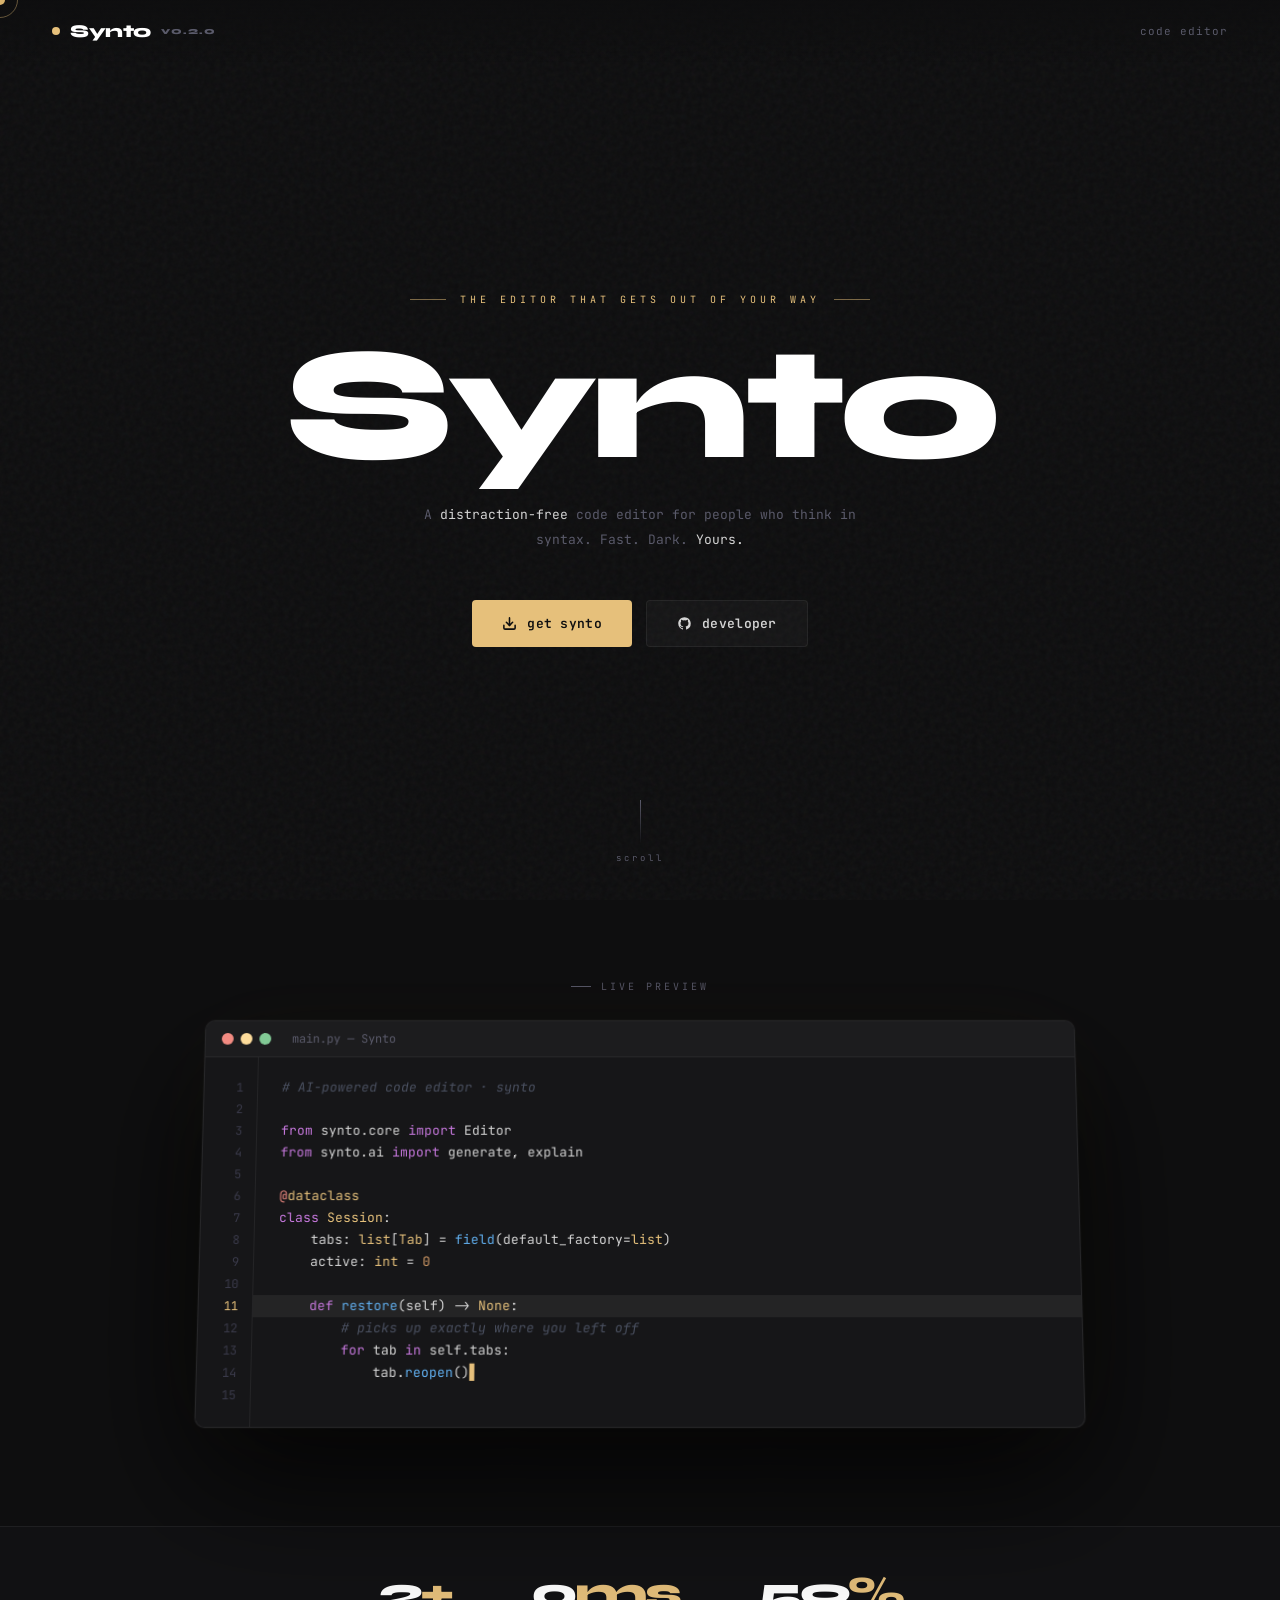
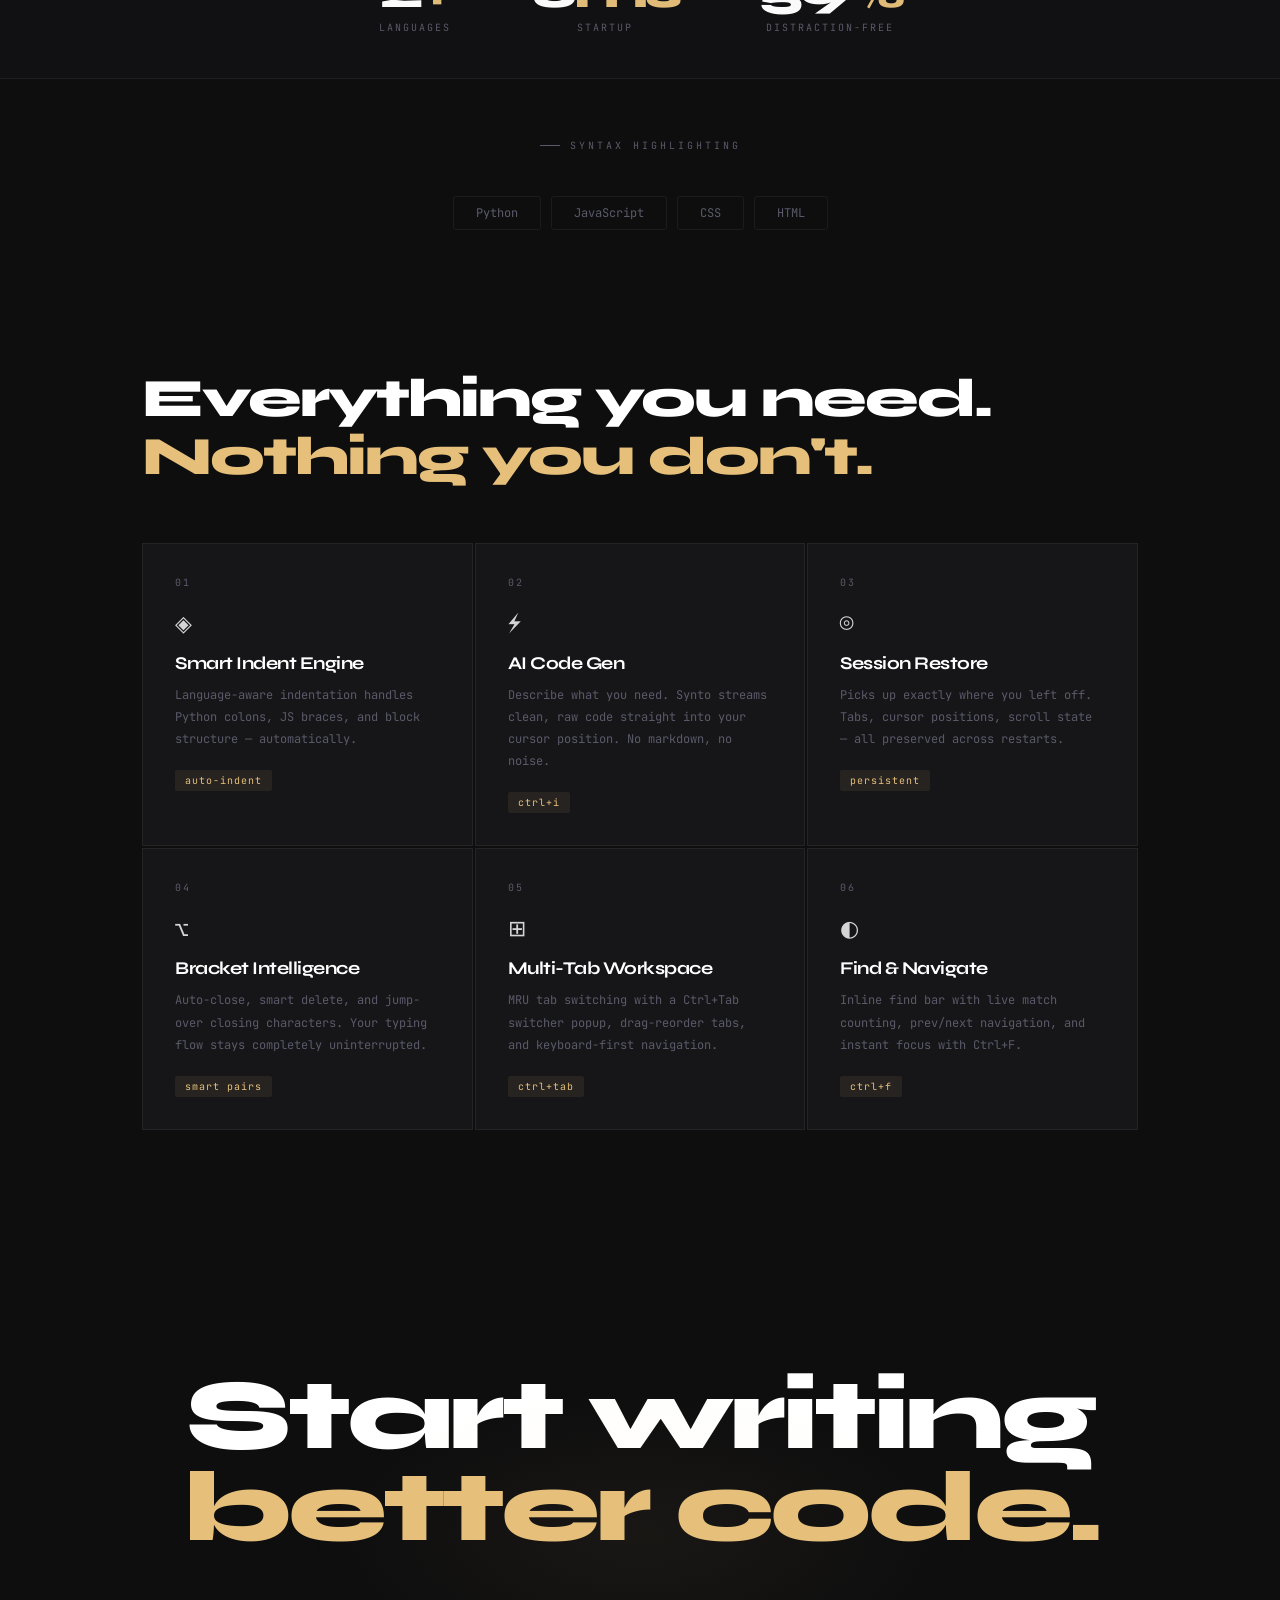
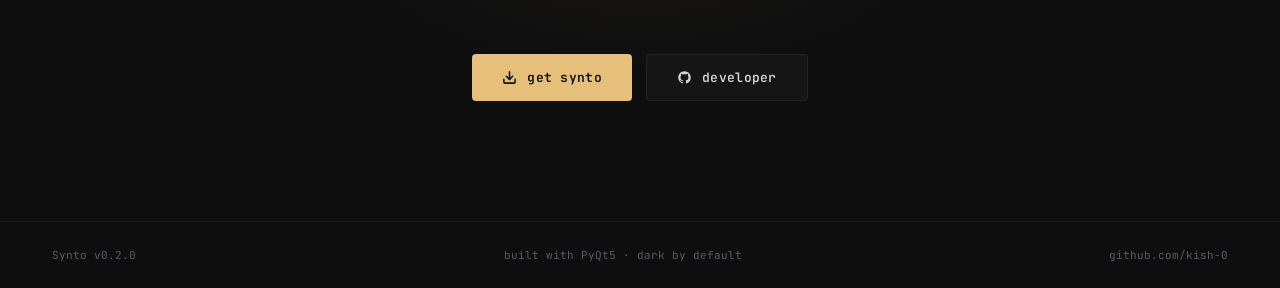
<file: index.html>
<!DOCTYPE html>
<html lang="en">
<head>
<meta charset="UTF-8" />
<meta name="viewport" content="width=device-width, initial-scale=1.0" />
<title>Synto — Code Editor</title>
<link rel="preconnect" href="https://fonts.googleapis.com" />
<link rel="icon" type="image/png" href="logo.png">
<link href="https://fonts.googleapis.com/css2?family=JetBrains+Mono:ital,wght@0,100..800;1,100..800&family=Syne:wght@400;700;800&display=swap" rel="stylesheet" />
<style>
  *, *::before, *::after { box-sizing: border-box; margin: 0; padding: 0; }

  :root {
    --bg: #0e0e0f;
    --surface: #161618;
    --border: rgba(255,255,255,0.06);
    --text: #d4d4d4;
    --dim: #5a5a6a;
    --amber: #e6c07b;
    --green: #98c379;
    --blue: #61afef;
    --red: #F28B82;
    --purple: #c678dd;
    --cyan: #56b6c2;
  }

  html { scroll-behavior: smooth; }

  body {
    background: var(--bg);
    color: var(--text);
    font-family: 'JetBrains Mono', monospace;
    overflow-x: hidden;
    cursor: none;
  }

  #cursor {
    position: fixed;
    width: 10px; height: 10px;
    background: var(--amber);
    border-radius: 50%;
    pointer-events: none;
    z-index: 9999;
    transform: translate(-50%,-50%);
    mix-blend-mode: difference;
    transition: width 0.2s, height 0.2s;
  }
  #cursor-ring {
    position: fixed;
    width: 36px; height: 36px;
    border: 1px solid rgba(230,192,123,0.4);
    border-radius: 50%;
    pointer-events: none;
    z-index: 9998;
    transform: translate(-50%,-50%);
    transition: width 0.2s, height 0.2s, border-color 0.2s;
  }
  .hovering #cursor { width: 20px; height: 20px; }
  .hovering #cursor-ring { width: 56px; height: 56px; border-color: var(--amber); }

  #bg-canvas {
    position: fixed;
    inset: 0;
    z-index: 0;
    opacity: 0.22;
  }

  body::after {
    content: '';
    position: fixed; inset: 0;
    background-image: url("data:image/svg+xml,%3Csvg viewBox='0 0 200 200' xmlns='http://www.w3.org/2000/svg'%3E%3Cfilter id='n'%3E%3CfeTurbulence type='fractalNoise' baseFrequency='0.85' numOctaves='4' stitchTiles='stitch'/%3E%3C/filter%3E%3Crect width='100%25' height='100%25' filter='url(%23n)' opacity='1'/%3E%3C/svg%3E");
    opacity: 0.04;
    pointer-events: none;
    z-index: 1;
  }

  .wrap { position: relative; z-index: 2; }

  /* NAV */
  nav {
    position: fixed; top: 0; left: 0; right: 0; z-index: 100;
    padding: 20px 52px;
    display: flex; align-items: center; justify-content: space-between;
    background: linear-gradient(to bottom, rgba(14,14,15,0.9), transparent);
  }
  .nav-logo {
    font-family: 'Syne', sans-serif;
    font-weight: 800; font-size: 18px; color: #fff;
    letter-spacing: -0.5px;
    display: flex; align-items: center; gap: 10px;
  }
  .pulse-dot {
    width: 8px; height: 8px;
    background: var(--amber); border-radius: 50%;
    animation: pulseDot 2.5s ease-in-out infinite;
  }
  @keyframes pulseDot {
    0%,100% { opacity: 1; box-shadow: 0 0 0 0 rgba(230,192,123,0.5); }
    50% { opacity: 0.5; box-shadow: 0 0 0 6px rgba(230,192,123,0); }
  }
  .nav-ver { font-size: 10px; color: var(--dim); letter-spacing: 1px; }
  .nav-right { font-size: 11px; color: var(--dim); letter-spacing: 1px; }

  /* HERO */
  .hero {
    min-height: 100vh;
    display: flex; flex-direction: column;
    align-items: center; justify-content: center;
    padding: 120px 52px 80px;
    position: relative; overflow: hidden;
    text-align: center;
  }

  .hero-eyebrow {
    font-size: 10px; letter-spacing: 4px; text-transform: uppercase;
    color: var(--amber); margin-bottom: 30px;
    display: flex; align-items: center; gap: 14px;
    opacity: 0; animation: fadeUp 0.7s 0.15s ease forwards;
  }
  .hero-eyebrow::before, .hero-eyebrow::after {
    content: ''; display: inline-block;
    height: 1px; width: 36px; background: var(--amber); opacity: 0.5;
  }

  .hero-title {
    font-family: 'Syne', sans-serif;
    font-size: clamp(80px, 14vw, 160px);
    font-weight: 800; line-height: 0.87;
    letter-spacing: -6px; color: #fff;
    opacity: 0; animation: fadeUp 0.8s 0.3s ease forwards;
    position: relative; display: inline-block;
  }
  .hero-title .glitch-wrap {
    position: relative; display: inline-block;
  }
  .hero-title .ghost {
    position: absolute; inset: 0;
    font-family: inherit; font-size: inherit;
    font-weight: inherit; letter-spacing: inherit;
    pointer-events: none;
  }
  .hero-title .ghost-r { color: var(--red); opacity: 0; clip-path: polygon(0 20%, 100% 20%, 100% 45%, 0 45%); transform: translateX(-3px); }
  .hero-title .ghost-b { color: var(--blue); opacity: 0; clip-path: polygon(0 55%, 100% 55%, 100% 75%, 0 75%); transform: translateX(3px); }

  .hero-title:hover .ghost-r,
  .hero-title:hover .ghost-b { opacity: 1; animation: glitch 0.18s steps(2) infinite; }

  @keyframes glitch {
    0%   { transform: translateX(-4px); }
    33%  { transform: translateX(4px); }
    66%  { transform: translateX(-1px); }
    100% { transform: translateX(0); }
  }

  .hero-sub {
    font-size: 13px; color: var(--dim);
    max-width: 440px; line-height: 1.9; margin-top: 28px;
    opacity: 0; animation: fadeUp 0.7s 0.5s ease forwards;
  }
  .hero-sub em { color: var(--text); font-style: normal; }

  .btn-row {
    display: flex; gap: 14px; margin-top: 48px;
    opacity: 0; animation: fadeUp 0.7s 0.65s ease forwards;
    flex-wrap: wrap; justify-content: center;
  }

  .btn {
    position: relative; display: inline-flex; align-items: center; gap: 10px;
    padding: 14px 30px;
    font-family: 'JetBrains Mono', monospace;
    font-size: 13px; font-weight: 600;
    text-decoration: none; border: none; border-radius: 4px;
    cursor: none; overflow: hidden;
    letter-spacing: 0.3px;
    transition: transform 0.3s cubic-bezier(.34,1.56,.64,1);
  }
  .btn-shine {
    position: absolute; inset: 0;
    background: linear-gradient(110deg, transparent 35%, rgba(255,255,255,0.28) 50%, transparent 65%);
    transform: translateX(-120%);
    transition: transform 0.5s ease;
    pointer-events: none;
  }
  .btn:hover .btn-shine { transform: translateX(120%); }

  .btn-primary { background: var(--amber); color: #0e0e0f; }
  .btn-primary::after {
    content: ''; position: absolute; inset: -3px;
    border: 2px solid transparent; border-radius: 7px;
    transition: border-color 0.3s;
  }
  .btn-primary:hover::after { border-color: rgba(230,192,123,0.5); }

  .btn-secondary {
    background: rgba(255,255,255,0.03);
    color: var(--text);
    border: 1px solid var(--border);
  }
  .btn-secondary:hover { border-color: rgba(255,255,255,0.16); background: rgba(255,255,255,0.05); }

  .scroll-hint {
    position: absolute; bottom: 36px; left: 50%;
    transform: translateX(-50%);
    display: flex; flex-direction: column; align-items: center; gap: 8px;
    font-size: 9px; letter-spacing: 3px; color: var(--dim);
    opacity: 0; animation: fadeIn 1s 1.8s ease forwards;
  }
  .scroll-track {
    width: 1px; height: 44px;
    background: linear-gradient(to bottom, var(--dim), transparent);
    animation: trackAnim 2.2s ease-in-out infinite;
  }
  @keyframes trackAnim {
    0%   { transform: scaleY(0); transform-origin: top; opacity: 1; }
    45%  { transform: scaleY(1); transform-origin: top; opacity: 1; }
    55%  { transform: scaleY(1); transform-origin: bottom; opacity: 1; }
    100% { transform: scaleY(0); transform-origin: bottom; opacity: 0; }
  }

  /* EDITOR MOCKUP */
  .editor-section {
    padding: 80px 52px 100px;
    display: flex; flex-direction: column; align-items: center;
  }
  .section-label {
    font-size: 10px; letter-spacing: 3px; text-transform: uppercase;
    color: var(--dim); margin-bottom: 24px;
    display: flex; align-items: center; gap: 10px;
  }
  .section-label::before {
    content: ''; display: inline-block;
    width: 20px; height: 1px; background: var(--dim);
  }

  .tilt-wrap { width: 100%; max-width: 880px; }

  .editor-window {
    width: 100%; border-radius: 10px;
    background: #161618;
    border: 1px solid rgba(255,255,255,0.07);
    box-shadow: 0 0 0 1px rgba(255,255,255,0.02), 0 50px 130px rgba(0,0,0,0.85), 0 0 100px rgba(230,192,123,0.035);
    overflow: hidden;
    transform: perspective(1400px) rotateX(5deg);
    transition: transform 0.5s ease, box-shadow 0.5s ease;
    opacity: 0; animation: riseUp 1s 0.2s ease forwards;
  }
  .editor-window:hover {
    box-shadow: 0 0 0 1px rgba(255,255,255,0.06), 0 70px 160px rgba(0,0,0,0.9), 0 0 140px rgba(230,192,123,0.07);
  }
  .editor-titlebar {
    background: #1c1c1e; padding: 10px 16px;
    display: flex; align-items: center; gap: 7px;
    border-bottom: 1px solid var(--border);
  }
  .dot { width: 12px; height: 12px; border-radius: 50%; }
  .dot-r { background: #F28B82; }
  .dot-y { background: #FDDC9B; }
  .dot-g { background: #81C995; }
  .editor-title-text { margin-left: 14px; font-size: 12px; color: var(--dim); }

  .editor-body { display: flex; min-height: 320px; }

  .line-nums {
    padding: 20px 0; width: 54px; background: #161618;
    border-right: 1px solid var(--border);
    display: flex; flex-direction: column; align-items: flex-end;
    flex-shrink: 0;
  }
  .ln {
    font-size: 12px; line-height: 22px;
    padding-right: 14px; color: #3a3a4a; user-select: none;
  }
  .ln.active { color: var(--amber); }

  .code-area { padding: 20px 24px; flex: 1; overflow: hidden; }
  .code-line { font-size: 13px; line-height: 22px; white-space: pre; }
  .code-line.hl { background: rgba(42,42,44,0.7); margin: 0 -24px; padding: 0 24px; }
  .code-line.cursor-blink::after { content: '▋'; color: var(--amber); animation: blink 1s step-end infinite; }
  @keyframes blink { 0%,100%{opacity:1} 50%{opacity:0} }

  .kw  { color: var(--purple); }
  .fn  { color: var(--blue); }
  .str { color: var(--green); }
  .cm  { color: #4a5060; font-style: italic; }
  .nm  { color: #d19a66; }
  .cls { color: #e5c07b; }
  .op  { color: var(--text); }
  .var { color: var(--text); }
  .dec { color: var(--red); }

  /* STATS */
  .stats-strip {
    border-top: 1px solid var(--border);
    border-bottom: 1px solid var(--border);
    padding: 44px 52px;
    display: flex; align-items: center; justify-content: center;
    gap: 80px; background: #111113;
  }
  .stat { text-align: center; opacity: 0; transform: translateY(16px); transition: all 0.5s ease; }
  .stat.visible { opacity: 1; transform: none; }
  .stat-num {
    font-family: 'Syne', sans-serif;
    font-size: 44px; font-weight: 800;
    color: #fff; letter-spacing: -3px; line-height: 1;
  }
  .stat-num .unit { color: var(--amber); }
  .stat-label { font-size: 10px; color: var(--dim); letter-spacing: 2px; text-transform: uppercase; margin-top: 6px; }

  /* LANG */
  .lang-strip {
    padding: 60px 52px;
    display: flex; flex-direction: column; align-items: center; gap: 20px;
  }
  .lang-row { display: flex; gap: 10px; flex-wrap: wrap; justify-content: center; }
  .lang-badge {
    padding: 8px 22px; border: 1px solid var(--border); border-radius: 3px;
    font-size: 12px; color: var(--dim);
    transition: all 0.25s ease; position: relative; overflow: hidden;
  }
  .lang-badge::after {
    content: ''; position: absolute;
    bottom: 0; left: 0; height: 2px; width: 0;
    transition: width 0.3s ease;
  }
  .lang-badge:hover { color: var(--text); border-color: rgba(255,255,255,0.14); }
  .lang-badge.py::after  { background: #3572A5; }
  .lang-badge.js::after  { background: #f7df1e; }
  .lang-badge.css::after { background: #663399; }
  .lang-badge.html::after { background: #e34c26; }
  .lang-badge:hover::after { width: 100%; }

  /* FEATURES */
  .features-section { padding: 80px 52px 120px; max-width: 1100px; margin: 0 auto; }
  .features-header { margin-bottom: 56px; opacity: 0; transform: translateY(28px); transition: all 0.6s ease; }
  .features-header.visible { opacity: 1; transform: none; }
  .features-title {
    font-family: 'Syne', sans-serif;
    font-size: clamp(34px, 5vw, 54px);
    font-weight: 800; line-height: 1.08;
    letter-spacing: -2px; color: #fff;
  }
  .features-title .accent { color: var(--amber); }

  .features-grid {
    display: grid;
    grid-template-columns: repeat(auto-fit, minmax(290px, 1fr));
    gap: 2px;
  }

  .feat {
    background: #161618; padding: 32px;
    border: 1px solid var(--border);
    position: relative; overflow: hidden;
    opacity: 0; transform: translateY(20px);
    transition: all 0.5s ease;
    cursor: none;
  }
  .feat.visible { opacity: 1; transform: none; }
  .feat::before {
    content: ''; position: absolute; inset: 0;
    background: radial-gradient(circle at var(--mx,50%) var(--my,50%), rgba(230,192,123,0.07), transparent 60%);
    opacity: 0; transition: opacity 0.3s;
  }
  .feat:hover::before { opacity: 1; }
  .feat:hover { border-color: rgba(230,192,123,0.13); }

  .feat-num { font-size: 10px; color: var(--dim); margin-bottom: 20px; letter-spacing: 2px; }
  .feat-icon { font-size: 22px; margin-bottom: 14px; }
  .feat-title {
    font-family: 'Syne', sans-serif;
    font-size: 18px; font-weight: 700;
    color: #fff; margin-bottom: 10px; letter-spacing: -0.5px;
  }
  .feat-desc { font-size: 12px; color: var(--dim); line-height: 1.85; }
  .feat-tag {
    display: inline-block; margin-top: 20px;
    font-size: 10px; letter-spacing: 1px;
    padding: 4px 10px; border-radius: 2px;
    background: rgba(230,192,123,0.08); color: var(--amber);
  }

  /* CTA */
  .cta-section {
    padding: 120px 52px;
    display: flex; flex-direction: column; align-items: center;
    position: relative; overflow: hidden;
  }
  .cta-section::before {
    content: ''; position: absolute;
    top: 50%; left: 50%;
    transform: translate(-50%, -50%);
    width: 700px; height: 320px;
    background: radial-gradient(ellipse, rgba(230,192,123,0.055), transparent 68%);
    pointer-events: none;
  }
  .cta-big {
    font-family: 'Syne', sans-serif;
    font-size: clamp(44px, 9vw, 100px);
    font-weight: 800; letter-spacing: -4px; line-height: 0.92;
    text-align: center; color: #fff; margin-bottom: 52px;
    opacity: 0; transform: translateY(28px); transition: all 0.6s ease;
  }
  .cta-big.visible { opacity: 1; transform: none; }
  .cta-big .line2 { color: var(--amber); display: block; }

  /* FOOTER */
  footer {
    border-top: 1px solid var(--border);
    padding: 26px 52px;
    display: flex; align-items: center; justify-content: space-between;
    font-size: 11px; color: var(--dim);
  }
  footer a { color: var(--dim); text-decoration: none; transition: color 0.2s; }
  footer a:hover { color: var(--amber); }

  /* KEYFRAMES */
  @keyframes fadeUp {
    from { opacity: 0; transform: translateY(22px); }
    to   { opacity: 1; transform: translateY(0); }
  }
  @keyframes fadeIn {
    from { opacity: 0; }
    to   { opacity: 1; }
  }
  @keyframes riseUp {
    from { opacity: 0; transform: perspective(1400px) rotateX(10deg) translateY(40px); }
    to   { opacity: 1; transform: perspective(1400px) rotateX(5deg) translateY(0); }
  }

  ::-webkit-scrollbar { width: 4px; }
  ::-webkit-scrollbar-track { background: var(--bg); }
  ::-webkit-scrollbar-thumb { background: #222; border-radius: 2px; }

  @media (max-width: 640px) {
    body { cursor: auto; }
    #cursor, #cursor-ring { display: none; }
    nav, .hero, .editor-section, .features-section,
    .lang-strip, .cta-section { padding-left: 24px; padding-right: 24px; }
    .stats-strip { flex-direction: column; gap: 32px; padding: 36px 24px; }
    footer { flex-direction: column; gap: 10px; text-align: center; }
    .editor-window { transform: none !important; }
  }
</style>
</head>
<body>

<div id="cursor"></div>
<div id="cursor-ring"></div>
<canvas id="bg-canvas"></canvas>

<div class="wrap">

<!-- NAV -->
<nav>
  <div class="nav-logo">
    <div class="pulse-dot"></div>
    Synto
    <span class="nav-ver">v0.2.0</span>
  </div>
  <div class="nav-right">code editor</div>
</nav>

<!-- HERO -->
<section class="hero">
  <div class="hero-eyebrow">the editor that gets out of your way</div>

  <h1 class="hero-title" id="hero-title">
    <span class="glitch-wrap" id="scramble-target">
      Synto
      <span class="ghost ghost-r" aria-hidden="true">Synto</span>
      <span class="ghost ghost-b" aria-hidden="true">Synto</span>
    </span>
  </h1>

  <p class="hero-sub">
    A <em>distraction-free</em> code editor for people who think in syntax.
    Fast. Dark. <em>Yours.</em>
  </p>

  <div class="btn-row">
    <a href="https://github.com/kish-0/Synto/releases" class="btn btn-primary" target="_blank" rel="noopener">
      <div class="btn-shine"></div>
      <svg viewBox="0 0 24 24" fill="none" stroke="currentColor" stroke-width="2.5" stroke-linecap="round" stroke-linejoin="round" width="15" height="15"><path d="M21 15v4a2 2 0 0 1-2 2H5a2 2 0 0 1-2-2v-4"/><polyline points="7 10 12 15 17 10"/><line x1="12" y1="15" x2="12" y2="3"/></svg>
      get synto
    </a>
    <a href="https://github.com/kish-0" class="btn btn-secondary" target="_blank" rel="noopener">
      <svg viewBox="0 0 24 24" fill="currentColor" width="15" height="15"><path d="M12 2C6.477 2 2 6.484 2 12.017c0 4.425 2.865 8.18 6.839 9.504.5.092.682-.217.682-.483 0-.237-.008-.868-.013-1.703-2.782.605-3.369-1.343-3.369-1.343-.454-1.158-1.11-1.466-1.11-1.466-.908-.62.069-.608.069-.608 1.003.07 1.531 1.032 1.531 1.032.892 1.53 2.341 1.088 2.91.832.092-.647.35-1.088.636-1.338-2.22-.253-4.555-1.113-4.555-4.951 0-1.093.39-1.988 1.029-2.688-.103-.253-.446-1.272.098-2.65 0 0 .84-.27 2.75 1.026A9.564 9.564 0 0 1 12 6.844a9.59 9.59 0 0 1 2.504.337c1.909-1.296 2.747-1.027 2.747-1.027.546 1.379.202 2.398.1 2.651.64.7 1.028 1.595 1.028 2.688 0 3.848-2.339 4.695-4.566 4.943.359.309.678.92.678 1.855 0 1.338-.012 2.419-.012 2.747 0 .268.18.58.688.482A10.02 10.02 0 0 0 22 12.017C22 6.484 17.522 2 12 2z"/></svg>
      developer
    </a>
  </div>

  <div class="scroll-hint">
    <div class="scroll-track"></div>
    scroll
  </div>
</section>

<!-- EDITOR MOCKUP -->
<section class="editor-section">
  <div class="section-label">live preview</div>
  <div class="tilt-wrap" id="tilt-wrap">
    <div class="editor-window" id="editor-win">
      <div class="editor-titlebar">
        <div class="dot dot-r"></div>
        <div class="dot dot-y"></div>
        <div class="dot dot-g"></div>
        <div class="editor-title-text">main.py — Synto</div>
      </div>
      <div class="editor-body">
        <div class="line-nums" id="lnum"></div>
        <div class="code-area" id="carea"></div>
      </div>
    </div>
  </div>
</section>

<!-- STATS -->
<div class="stats-strip">
  <div class="stat">
    <div class="stat-num"><span class="count" data-to="4">0</span><span class="unit">+</span></div>
    <div class="stat-label">languages</div>
  </div>
  <div class="stat">
    <div class="stat-num"><span class="count" data-to="0">0</span><span class="unit">ms</span></div>
    <div class="stat-label">startup</div>
  </div>
  <div class="stat">
    <div class="stat-num"><span class="count" data-to="100">0</span><span class="unit">%</span></div>
    <div class="stat-label">distraction-free</div>
  </div>
</div>

<!-- LANG -->
<div class="lang-strip">
  <div class="section-label">syntax highlighting</div>
  <div class="lang-row">
    <div class="lang-badge py">Python</div>
    <div class="lang-badge js">JavaScript</div>
    <div class="lang-badge css">CSS</div>
    <div class="lang-badge html">HTML</div>
  </div>
</div>

<!-- FEATURES -->
<section class="features-section">
  <div class="features-header" id="feat-header">
    <div class="features-title">
      Everything you need.<br>
      <span class="accent">Nothing you don't.</span>
    </div>
  </div>
  <div class="features-grid">
    <div class="feat" style="transition-delay:0s">
      <div class="feat-num">01</div>
      <div class="feat-icon">◈</div>
      <div class="feat-title">Smart Indent Engine</div>
      <div class="feat-desc">Language-aware indentation handles Python colons, JS braces, and block structure — automatically.</div>
      <div class="feat-tag">auto-indent</div>
    </div>
    <div class="feat" style="transition-delay:0.07s">
      <div class="feat-num">02</div>
      <div class="feat-icon">⚡</div>
      <div class="feat-title">AI Code Gen</div>
      <div class="feat-desc">Describe what you need. Synto streams clean, raw code straight into your cursor position. No markdown, no noise.</div>
      <div class="feat-tag">ctrl+i</div>
    </div>
    <div class="feat" style="transition-delay:0.14s">
      <div class="feat-num">03</div>
      <div class="feat-icon">◎</div>
      <div class="feat-title">Session Restore</div>
      <div class="feat-desc">Picks up exactly where you left off. Tabs, cursor positions, scroll state — all preserved across restarts.</div>
      <div class="feat-tag">persistent</div>
    </div>
    <div class="feat" style="transition-delay:0.21s">
      <div class="feat-num">04</div>
      <div class="feat-icon">⌥</div>
      <div class="feat-title">Bracket Intelligence</div>
      <div class="feat-desc">Auto-close, smart delete, and jump-over closing characters. Your typing flow stays completely uninterrupted.</div>
      <div class="feat-tag">smart pairs</div>
    </div>
    <div class="feat" style="transition-delay:0.28s">
      <div class="feat-num">05</div>
      <div class="feat-icon">⊞</div>
      <div class="feat-title">Multi-Tab Workspace</div>
      <div class="feat-desc">MRU tab switching with a Ctrl+Tab switcher popup, drag-reorder tabs, and keyboard-first navigation.</div>
      <div class="feat-tag">ctrl+tab</div>
    </div>
    <div class="feat" style="transition-delay:0.35s">
      <div class="feat-num">06</div>
      <div class="feat-icon">◐</div>
      <div class="feat-title">Find & Navigate</div>
      <div class="feat-desc">Inline find bar with live match counting, prev/next navigation, and instant focus with Ctrl+F.</div>
      <div class="feat-tag">ctrl+f</div>
    </div>
  </div>
</section>

<!-- CTA -->
<section class="cta-section">
  <div class="cta-big" id="cta-big">
    Start writing<span class="line2">better code.</span>
  </div>
  <div class="btn-row" style="opacity:1;animation:none">
    <a href="https://github.com/kish-0/Synto/releases" class="btn btn-primary" target="_blank" rel="noopener">
      <div class="btn-shine"></div>
      <svg viewBox="0 0 24 24" fill="none" stroke="currentColor" stroke-width="2.5" stroke-linecap="round" stroke-linejoin="round" width="15" height="15"><path d="M21 15v4a2 2 0 0 1-2 2H5a2 2 0 0 1-2-2v-4"/><polyline points="7 10 12 15 17 10"/><line x1="12" y1="15" x2="12" y2="3"/></svg>
      get synto
    </a>
    <a href="https://github.com/kish-0" class="btn btn-secondary" target="_blank" rel="noopener">
      <svg viewBox="0 0 24 24" fill="currentColor" width="15" height="15"><path d="M12 2C6.477 2 2 6.484 2 12.017c0 4.425 2.865 8.18 6.839 9.504.5.092.682-.217.682-.483 0-.237-.008-.868-.013-1.703-2.782.605-3.369-1.343-3.369-1.343-.454-1.158-1.11-1.466-1.11-1.466-.908-.62.069-.608.069-.608 1.003.07 1.531 1.032 1.531 1.032.892 1.53 2.341 1.088 2.91.832.092-.647.35-1.088.636-1.338-2.22-.253-4.555-1.113-4.555-4.951 0-1.093.39-1.988 1.029-2.688-.103-.253-.446-1.272.098-2.65 0 0 .84-.27 2.75 1.026A9.564 9.564 0 0 1 12 6.844a9.59 9.59 0 0 1 2.504.337c1.909-1.296 2.747-1.027 2.747-1.027.546 1.379.202 2.398.1 2.651.64.7 1.028 1.595 1.028 2.688 0 3.848-2.339 4.695-4.566 4.943.359.309.678.92.678 1.855 0 1.338-.012 2.419-.012 2.747 0 .268.18.58.688.482A10.02 10.02 0 0 0 22 12.017C22 6.484 17.522 2 12 2z"/></svg>
      developer
    </a>
  </div>
</section>

<footer>
  <span>Synto v0.2.0</span>
  <span>built with PyQt5 · dark by default</span>
  <a href="https://github.com/kish-0" target="_blank" rel="noopener">github.com/kish-0</a>
</footer>

</div>

<script>
/* ── CURSOR ── */
const cur = document.getElementById('cursor');
const ring = document.getElementById('cursor-ring');
let mx = 0, my = 0, rx = 0, ry = 0;

document.addEventListener('mousemove', e => {
  mx = e.clientX; my = e.clientY;
  cur.style.left = mx + 'px';
  cur.style.top  = my + 'px';
});

(function raf() {
  rx += (mx - rx) * 0.14;
  ry += (my - ry) * 0.14;
  ring.style.left = rx + 'px';
  ring.style.top  = ry + 'px';
  requestAnimationFrame(raf);
})();

document.querySelectorAll('a, button, .feat, .lang-badge').forEach(el => {
  el.addEventListener('mouseenter', () => document.body.classList.add('hovering'));
  el.addEventListener('mouseleave', () => document.body.classList.remove('hovering'));
});

/* ── CANVAS PARTICLES ── */
const canvas = document.getElementById('bg-canvas');
const ctx = canvas.getContext('2d');
let W, H;
const resize = () => { W = canvas.width = innerWidth; H = canvas.height = innerHeight; };
resize(); addEventListener('resize', resize);

const CHARS = 'abcdefghijklmnopqrstuvwxyz0123456789{}[]()=>+-*/:;\\.';
const cols  = Math.ceil(innerWidth / 20);
const drops = Array.from({length: cols}, () => Math.random() * -80);

function drawMatrix() {
  ctx.fillStyle = 'rgba(14,14,15,0.08)';
  ctx.fillRect(0, 0, W, H);
  ctx.font = '13px "JetBrains Mono", monospace';
  drops.forEach((y, i) => {
    ctx.fillStyle = `rgba(230,192,123,${Math.random() * 0.22})`;
    ctx.fillText(CHARS[Math.floor(Math.random() * CHARS.length)], i * 20, y * 20);
    if (y * 20 > H && Math.random() > 0.975) drops[i] = 0;
    else drops[i] += 0.38;
  });
}
setInterval(drawMatrix, 60);

/* ── EDITOR CONTENT ── */
const LINES = [
  [ {c:'cm', t:'# AI-powered code editor · synto'} ],
  [],
  [ {c:'kw',t:'from'},{c:'var',t:' synto.core '},{c:'kw',t:'import'},{c:'var',t:' Editor'} ],
  [ {c:'kw',t:'from'},{c:'var',t:' synto.ai '},{c:'kw',t:'import'},{c:'var',t:' generate, explain'} ],
  [],
  [ {c:'dec',t:'@'},{c:'cls',t:'dataclass'} ],
  [ {c:'kw',t:'class '},{c:'cls',t:'Session'},{c:'var',t:':'} ],
  [ {c:'var',t:'    tabs'},{c:'op',t:': '},{c:'cls',t:'list'},{c:'op',t:'['},{c:'cls',t:'Tab'},{c:'op',t:'] = '},{c:'fn',t:'field'},{c:'op',t:'(default_factory='},{c:'cls',t:'list'},{c:'op',t:')'} ],
  [ {c:'var',t:'    active'},{c:'op',t:': '},{c:'cls',t:'int'},{c:'op',t:' = '},{c:'nm',t:'0'} ],
  [],
  [ {c:'var',t:'    '},{c:'kw',t:'def '},{c:'fn',t:'restore'},{c:'var',t:'(self) -> '},{c:'cls',t:'None'},{c:'var',t:':'} ],
  [ {c:'var',t:'        '},{c:'cm',t:'# picks up exactly where you left off'} ],
  [ {c:'var',t:'        '},{c:'kw',t:'for '},{c:'var',t:'tab '},{c:'kw',t:'in '},{c:'var',t:'self.tabs:'} ],
  [ {c:'var',t:'            tab.'},{c:'fn',t:'reopen'},{c:'var',t:'()'} ],
  [],
];

const lnEl = document.getElementById('lnum');
const caEl = document.getElementById('carea');
const ACTIVE_ROW = 10;

LINES.forEach((tokens, i) => {
  const ln = document.createElement('div');
  ln.className = 'ln' + (i === ACTIVE_ROW ? ' active' : '');
  ln.textContent = i + 1;
  lnEl.appendChild(ln);

  const row = document.createElement('div');
  row.className = 'code-line' + (i === ACTIVE_ROW ? ' hl' : '') + (i === LINES.length - 2 ? ' cursor-blink' : '');

  if (!tokens.length) {
    row.innerHTML = '&ZeroWidthSpace;';
  } else {
    tokens.forEach(tok => {
      const s = document.createElement('span');
      s.className = tok.c; s.textContent = tok.t;
      row.appendChild(s);
    });
  }
  caEl.appendChild(row);
});

/* ── TILT ── */
const tiltWrap = document.getElementById('tilt-wrap');
const edWin    = document.getElementById('editor-win');

tiltWrap.addEventListener('mousemove', e => {
  const r = tiltWrap.getBoundingClientRect();
  const x = (e.clientX - r.left) / r.width  - 0.5;
  const y = (e.clientY - r.top)  / r.height - 0.5;
  edWin.style.transition = 'transform 0.08s ease, box-shadow 0.3s ease';
  edWin.style.transform  = `perspective(1400px) rotateX(${(-y*7).toFixed(2)}deg) rotateY(${(x*9).toFixed(2)}deg) translateY(-6px)`;
});
tiltWrap.addEventListener('mouseleave', () => {
  edWin.style.transition = 'transform 0.5s ease, box-shadow 0.5s ease';
  edWin.style.transform  = 'perspective(1400px) rotateX(5deg)';
});

/* ── FEATURE CARD GLOW ── */
document.querySelectorAll('.feat').forEach(card => {
  card.addEventListener('mousemove', e => {
    const r = card.getBoundingClientRect();
    card.style.setProperty('--mx', ((e.clientX - r.left) / r.width  * 100).toFixed(1) + '%');
    card.style.setProperty('--my', ((e.clientY - r.top)  / r.height * 100).toFixed(1) + '%');
  });
});

/* ── SCROLL REVEAL ── */
const reveals = [
  ...document.querySelectorAll('.feat, .stat'),
  document.getElementById('feat-header'),
  document.getElementById('cta-big'),
];
const io = new IntersectionObserver(entries => {
  entries.forEach(e => { if (e.isIntersecting) { e.target.classList.add('visible'); io.unobserve(e.target); } });
}, { threshold: 0.12 });
reveals.forEach(el => el && io.observe(el));

/* ── COUNT-UP ── */
document.querySelectorAll('.count').forEach(el => {
  const io2 = new IntersectionObserver(([e]) => {
    if (!e.isIntersecting) return;
    const to = +el.dataset.to;
    let v = 0;
    const id = setInterval(() => {
      v = Math.min(v + to / 70, to);
      el.textContent = Math.round(v);
      if (v >= to) clearInterval(id);
    }, 16);
    io2.unobserve(el);
  }, { threshold: 0.5 });
  io2.observe(el);
});

/* ── MAGNETIC BUTTONS ── */
document.querySelectorAll('.btn').forEach(btn => {
  btn.addEventListener('mousemove', e => {
    const r = btn.getBoundingClientRect();
    const dx = e.clientX - (r.left + r.width  / 2);
    const dy = e.clientY - (r.top  + r.height / 2);
    btn.style.transform = `translate(${(dx*0.22).toFixed(1)}px, ${(dy*0.3).toFixed(1)}px)`;
  });
  btn.addEventListener('mouseleave', () => {
    btn.style.transition = 'transform 0.45s cubic-bezier(.34,1.56,.64,1)';
    btn.style.transform  = '';
    setTimeout(() => btn.style.transition = '', 450);
  });
});

/* ── HERO TITLE SCRAMBLE ── */
const target = document.getElementById('scramble-target');
const ORIGINAL = 'Synto';
const POOL = 'ABCDEFGHIJKLMNOPQRSTUVWXYZabcdefghijklmnopqrstuvwxyz0123456789!@#$';
let scrambleId = null;

document.getElementById('hero-title').addEventListener('mouseenter', () => {
  clearInterval(scrambleId);
  let iter = 0;
  scrambleId = setInterval(() => {
    const text = ORIGINAL.split('').map((ch, idx) =>
      idx < iter ? ch : POOL[Math.floor(Math.random() * POOL.length)]
    ).join('');

    // Update first text node only
    target.childNodes[0].textContent = text;
    target.querySelectorAll('.ghost').forEach(g => g.textContent = text);

    iter += 0.28;
    if (iter > ORIGINAL.length) {
      clearInterval(scrambleId);
      target.childNodes[0].textContent = ORIGINAL;
      target.querySelectorAll('.ghost').forEach(g => g.textContent = ORIGINAL);
    }
  }, 38);
});
</script>
</body>
</html>
</file>
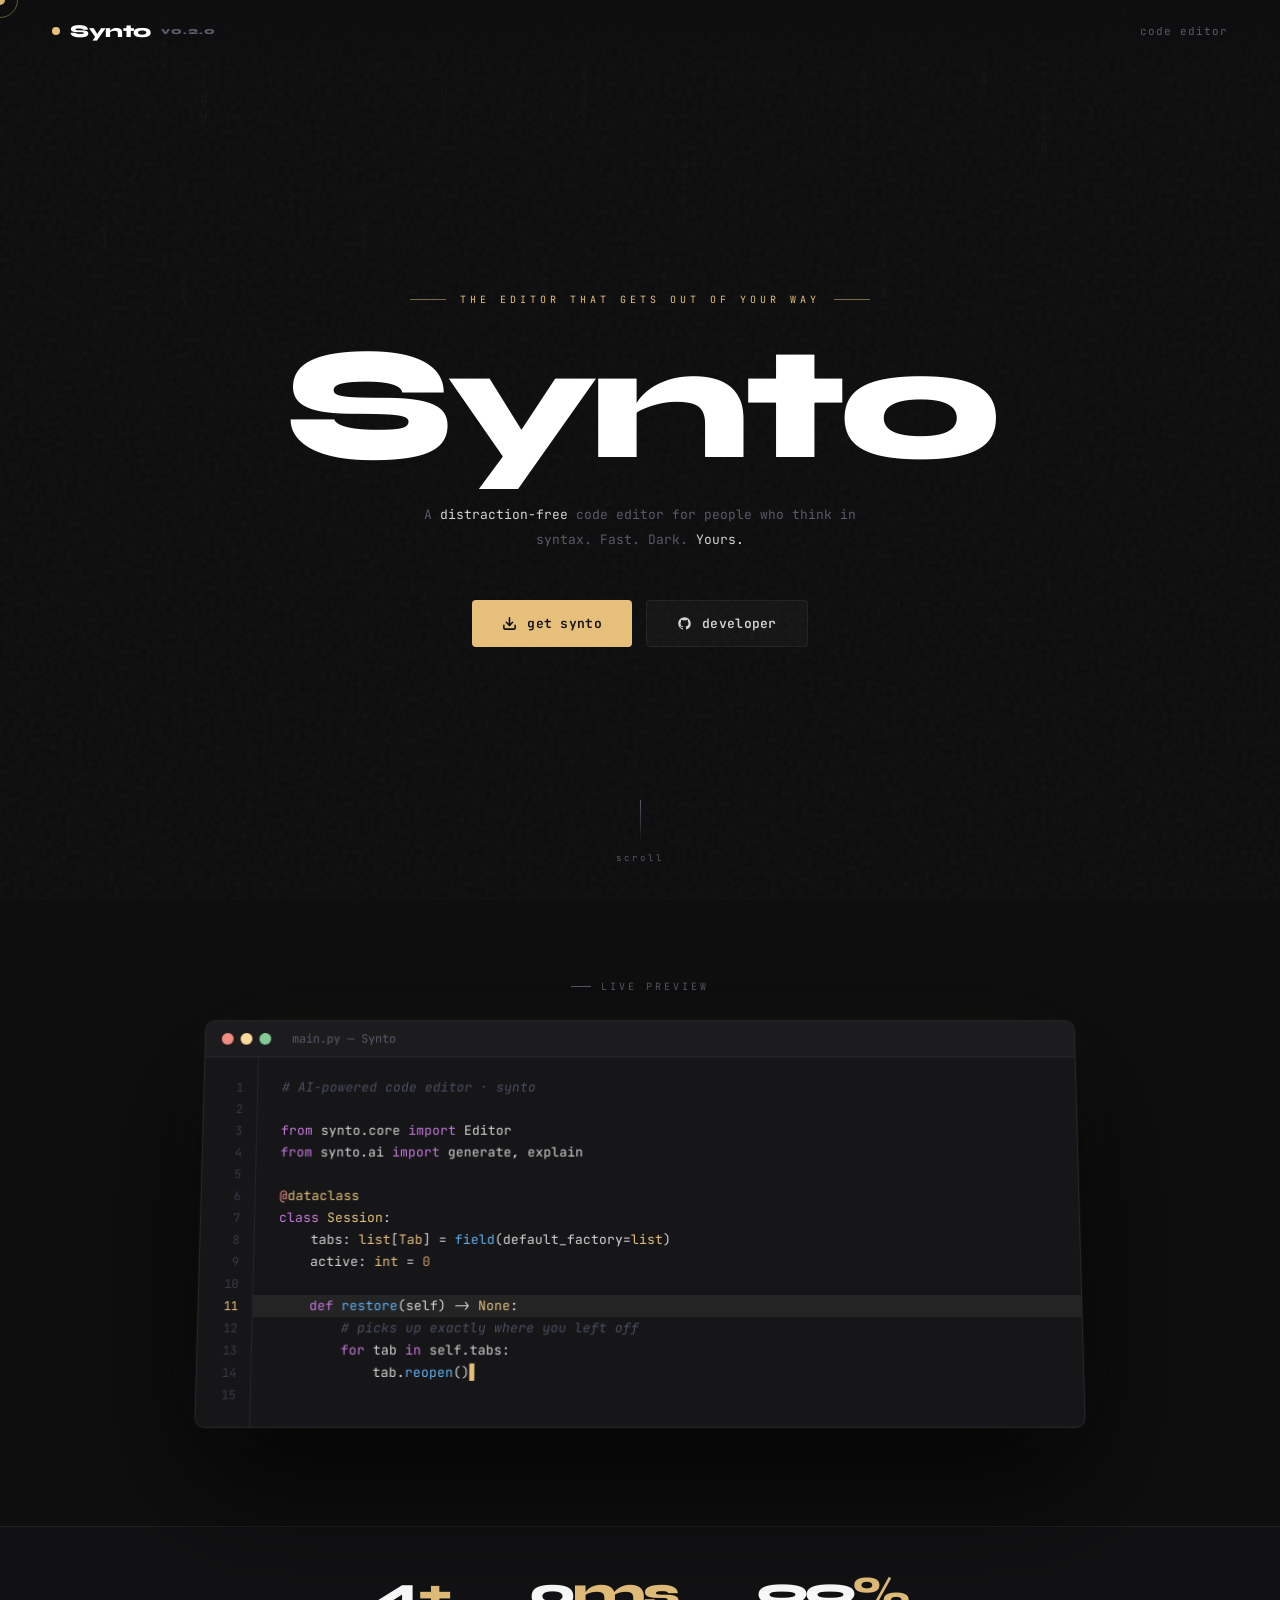
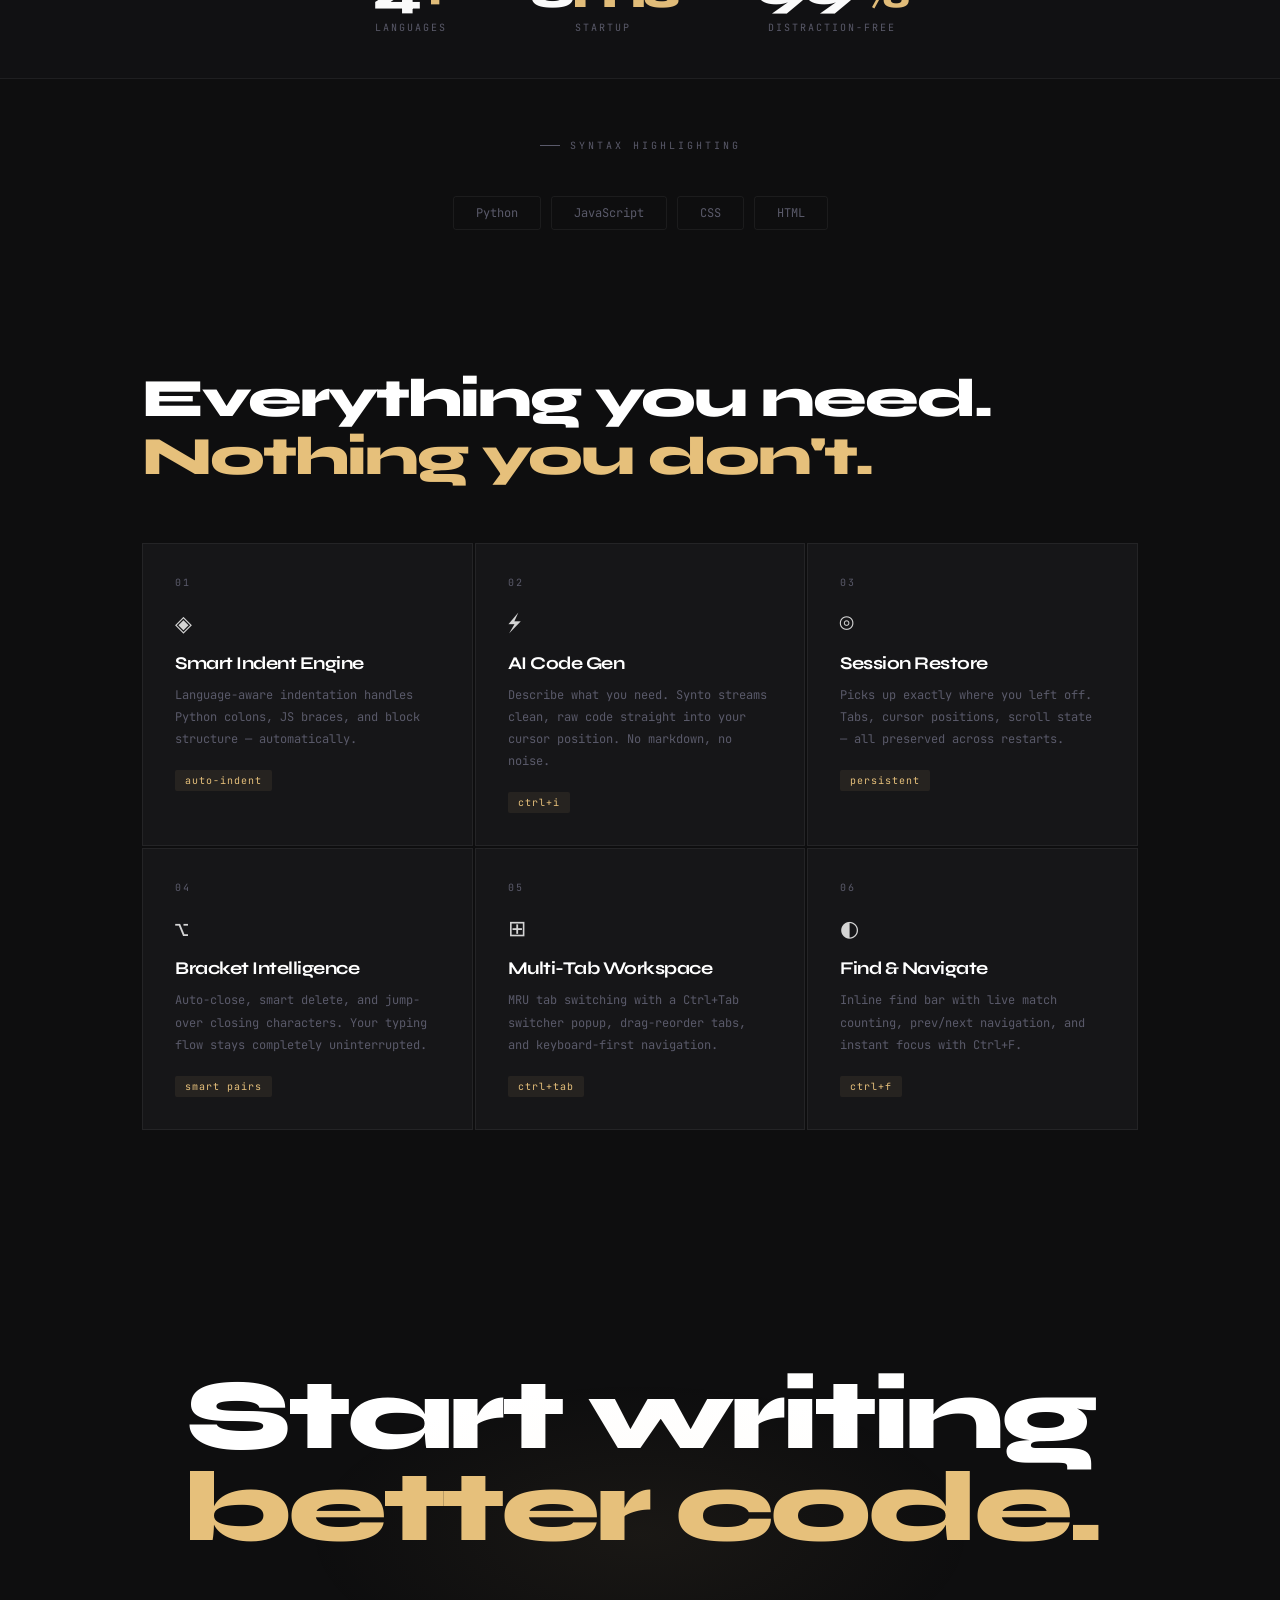
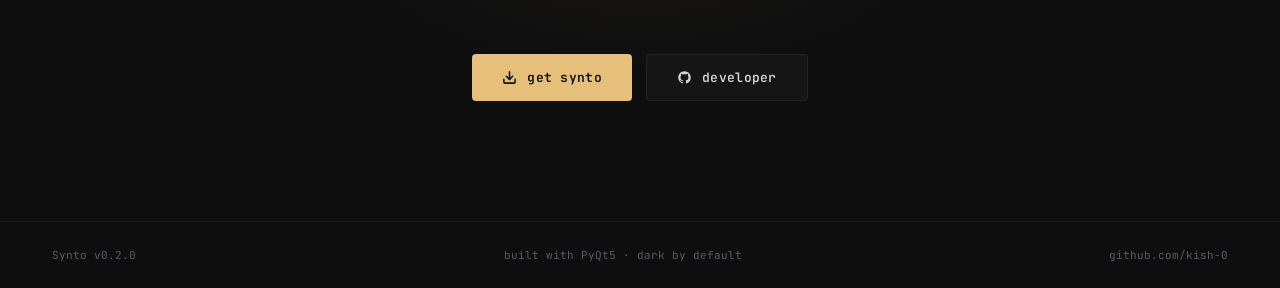
<file: synto-landing.html>
<!DOCTYPE html>
<html lang="en">
<head>
<meta charset="UTF-8" />
<meta name="viewport" content="width=device-width, initial-scale=1.0" />
<title>Synto — Code Editor</title>
<link rel="preconnect" href="https://fonts.googleapis.com" />
<link href="https://fonts.googleapis.com/css2?family=JetBrains+Mono:ital,wght@0,100..800;1,100..800&family=Syne:wght@400;700;800&display=swap" rel="stylesheet" />
<style>
  *, *::before, *::after { box-sizing: border-box; margin: 0; padding: 0; }

  :root {
    --bg: #0e0e0f;
    --surface: #161618;
    --border: rgba(255,255,255,0.06);
    --text: #d4d4d4;
    --dim: #5a5a6a;
    --amber: #e6c07b;
    --green: #98c379;
    --blue: #61afef;
    --red: #F28B82;
    --purple: #c678dd;
    --cyan: #56b6c2;
  }

  html { scroll-behavior: smooth; }

  body {
    background: var(--bg);
    color: var(--text);
    font-family: 'JetBrains Mono', monospace;
    overflow-x: hidden;
    cursor: none;
  }

  #cursor {
    position: fixed;
    width: 10px; height: 10px;
    background: var(--amber);
    border-radius: 50%;
    pointer-events: none;
    z-index: 9999;
    transform: translate(-50%,-50%);
    mix-blend-mode: difference;
    transition: width 0.2s, height 0.2s;
  }
  #cursor-ring {
    position: fixed;
    width: 36px; height: 36px;
    border: 1px solid rgba(230,192,123,0.4);
    border-radius: 50%;
    pointer-events: none;
    z-index: 9998;
    transform: translate(-50%,-50%);
    transition: width 0.2s, height 0.2s, border-color 0.2s;
  }
  .hovering #cursor { width: 20px; height: 20px; }
  .hovering #cursor-ring { width: 56px; height: 56px; border-color: var(--amber); }

  #bg-canvas {
    position: fixed;
    inset: 0;
    z-index: 0;
    opacity: 0.22;
  }

  body::after {
    content: '';
    position: fixed; inset: 0;
    background-image: url("data:image/svg+xml,%3Csvg viewBox='0 0 200 200' xmlns='http://www.w3.org/2000/svg'%3E%3Cfilter id='n'%3E%3CfeTurbulence type='fractalNoise' baseFrequency='0.85' numOctaves='4' stitchTiles='stitch'/%3E%3C/filter%3E%3Crect width='100%25' height='100%25' filter='url(%23n)' opacity='1'/%3E%3C/svg%3E");
    opacity: 0.04;
    pointer-events: none;
    z-index: 1;
  }

  .wrap { position: relative; z-index: 2; }

  /* NAV */
  nav {
    position: fixed; top: 0; left: 0; right: 0; z-index: 100;
    padding: 20px 52px;
    display: flex; align-items: center; justify-content: space-between;
    background: linear-gradient(to bottom, rgba(14,14,15,0.9), transparent);
  }
  .nav-logo {
    font-family: 'Syne', sans-serif;
    font-weight: 800; font-size: 18px; color: #fff;
    letter-spacing: -0.5px;
    display: flex; align-items: center; gap: 10px;
  }
  .pulse-dot {
    width: 8px; height: 8px;
    background: var(--amber); border-radius: 50%;
    animation: pulseDot 2.5s ease-in-out infinite;
  }
  @keyframes pulseDot {
    0%,100% { opacity: 1; box-shadow: 0 0 0 0 rgba(230,192,123,0.5); }
    50% { opacity: 0.5; box-shadow: 0 0 0 6px rgba(230,192,123,0); }
  }
  .nav-ver { font-size: 10px; color: var(--dim); letter-spacing: 1px; }
  .nav-right { font-size: 11px; color: var(--dim); letter-spacing: 1px; }

  /* HERO */
  .hero {
    min-height: 100vh;
    display: flex; flex-direction: column;
    align-items: center; justify-content: center;
    padding: 120px 52px 80px;
    position: relative; overflow: hidden;
    text-align: center;
  }

  .hero-eyebrow {
    font-size: 10px; letter-spacing: 4px; text-transform: uppercase;
    color: var(--amber); margin-bottom: 30px;
    display: flex; align-items: center; gap: 14px;
    opacity: 0; animation: fadeUp 0.7s 0.15s ease forwards;
  }
  .hero-eyebrow::before, .hero-eyebrow::after {
    content: ''; display: inline-block;
    height: 1px; width: 36px; background: var(--amber); opacity: 0.5;
  }

  .hero-title {
    font-family: 'Syne', sans-serif;
    font-size: clamp(80px, 14vw, 160px);
    font-weight: 800; line-height: 0.87;
    letter-spacing: -6px; color: #fff;
    opacity: 0; animation: fadeUp 0.8s 0.3s ease forwards;
    position: relative; display: inline-block;
  }
  .hero-title .glitch-wrap {
    position: relative; display: inline-block;
  }
  .hero-title .ghost {
    position: absolute; inset: 0;
    font-family: inherit; font-size: inherit;
    font-weight: inherit; letter-spacing: inherit;
    pointer-events: none;
  }
  .hero-title .ghost-r { color: var(--red); opacity: 0; clip-path: polygon(0 20%, 100% 20%, 100% 45%, 0 45%); transform: translateX(-3px); }
  .hero-title .ghost-b { color: var(--blue); opacity: 0; clip-path: polygon(0 55%, 100% 55%, 100% 75%, 0 75%); transform: translateX(3px); }

  .hero-title:hover .ghost-r,
  .hero-title:hover .ghost-b { opacity: 1; animation: glitch 0.18s steps(2) infinite; }

  @keyframes glitch {
    0%   { transform: translateX(-4px); }
    33%  { transform: translateX(4px); }
    66%  { transform: translateX(-1px); }
    100% { transform: translateX(0); }
  }

  .hero-sub {
    font-size: 13px; color: var(--dim);
    max-width: 440px; line-height: 1.9; margin-top: 28px;
    opacity: 0; animation: fadeUp 0.7s 0.5s ease forwards;
  }
  .hero-sub em { color: var(--text); font-style: normal; }

  .btn-row {
    display: flex; gap: 14px; margin-top: 48px;
    opacity: 0; animation: fadeUp 0.7s 0.65s ease forwards;
    flex-wrap: wrap; justify-content: center;
  }

  .btn {
    position: relative; display: inline-flex; align-items: center; gap: 10px;
    padding: 14px 30px;
    font-family: 'JetBrains Mono', monospace;
    font-size: 13px; font-weight: 600;
    text-decoration: none; border: none; border-radius: 4px;
    cursor: none; overflow: hidden;
    letter-spacing: 0.3px;
    transition: transform 0.3s cubic-bezier(.34,1.56,.64,1);
  }
  .btn-shine {
    position: absolute; inset: 0;
    background: linear-gradient(110deg, transparent 35%, rgba(255,255,255,0.28) 50%, transparent 65%);
    transform: translateX(-120%);
    transition: transform 0.5s ease;
    pointer-events: none;
  }
  .btn:hover .btn-shine { transform: translateX(120%); }

  .btn-primary { background: var(--amber); color: #0e0e0f; }
  .btn-primary::after {
    content: ''; position: absolute; inset: -3px;
    border: 2px solid transparent; border-radius: 7px;
    transition: border-color 0.3s;
  }
  .btn-primary:hover::after { border-color: rgba(230,192,123,0.5); }

  .btn-secondary {
    background: rgba(255,255,255,0.03);
    color: var(--text);
    border: 1px solid var(--border);
  }
  .btn-secondary:hover { border-color: rgba(255,255,255,0.16); background: rgba(255,255,255,0.05); }

  .scroll-hint {
    position: absolute; bottom: 36px; left: 50%;
    transform: translateX(-50%);
    display: flex; flex-direction: column; align-items: center; gap: 8px;
    font-size: 9px; letter-spacing: 3px; color: var(--dim);
    opacity: 0; animation: fadeIn 1s 1.8s ease forwards;
  }
  .scroll-track {
    width: 1px; height: 44px;
    background: linear-gradient(to bottom, var(--dim), transparent);
    animation: trackAnim 2.2s ease-in-out infinite;
  }
  @keyframes trackAnim {
    0%   { transform: scaleY(0); transform-origin: top; opacity: 1; }
    45%  { transform: scaleY(1); transform-origin: top; opacity: 1; }
    55%  { transform: scaleY(1); transform-origin: bottom; opacity: 1; }
    100% { transform: scaleY(0); transform-origin: bottom; opacity: 0; }
  }

  /* EDITOR MOCKUP */
  .editor-section {
    padding: 80px 52px 100px;
    display: flex; flex-direction: column; align-items: center;
  }
  .section-label {
    font-size: 10px; letter-spacing: 3px; text-transform: uppercase;
    color: var(--dim); margin-bottom: 24px;
    display: flex; align-items: center; gap: 10px;
  }
  .section-label::before {
    content: ''; display: inline-block;
    width: 20px; height: 1px; background: var(--dim);
  }

  .tilt-wrap { width: 100%; max-width: 880px; }

  .editor-window {
    width: 100%; border-radius: 10px;
    background: #161618;
    border: 1px solid rgba(255,255,255,0.07);
    box-shadow: 0 0 0 1px rgba(255,255,255,0.02), 0 50px 130px rgba(0,0,0,0.85), 0 0 100px rgba(230,192,123,0.035);
    overflow: hidden;
    transform: perspective(1400px) rotateX(5deg);
    transition: transform 0.5s ease, box-shadow 0.5s ease;
    opacity: 0; animation: riseUp 1s 0.2s ease forwards;
  }
  .editor-window:hover {
    box-shadow: 0 0 0 1px rgba(255,255,255,0.06), 0 70px 160px rgba(0,0,0,0.9), 0 0 140px rgba(230,192,123,0.07);
  }
  .editor-titlebar {
    background: #1c1c1e; padding: 10px 16px;
    display: flex; align-items: center; gap: 7px;
    border-bottom: 1px solid var(--border);
  }
  .dot { width: 12px; height: 12px; border-radius: 50%; }
  .dot-r { background: #F28B82; }
  .dot-y { background: #FDDC9B; }
  .dot-g { background: #81C995; }
  .editor-title-text { margin-left: 14px; font-size: 12px; color: var(--dim); }

  .editor-body { display: flex; min-height: 320px; }

  .line-nums {
    padding: 20px 0; width: 54px; background: #161618;
    border-right: 1px solid var(--border);
    display: flex; flex-direction: column; align-items: flex-end;
    flex-shrink: 0;
  }
  .ln {
    font-size: 12px; line-height: 22px;
    padding-right: 14px; color: #3a3a4a; user-select: none;
  }
  .ln.active { color: var(--amber); }

  .code-area { padding: 20px 24px; flex: 1; overflow: hidden; }
  .code-line { font-size: 13px; line-height: 22px; white-space: pre; }
  .code-line.hl { background: rgba(42,42,44,0.7); margin: 0 -24px; padding: 0 24px; }
  .code-line.cursor-blink::after { content: '▋'; color: var(--amber); animation: blink 1s step-end infinite; }
  @keyframes blink { 0%,100%{opacity:1} 50%{opacity:0} }

  .kw  { color: var(--purple); }
  .fn  { color: var(--blue); }
  .str { color: var(--green); }
  .cm  { color: #4a5060; font-style: italic; }
  .nm  { color: #d19a66; }
  .cls { color: #e5c07b; }
  .op  { color: var(--text); }
  .var { color: var(--text); }
  .dec { color: var(--red); }

  /* STATS */
  .stats-strip {
    border-top: 1px solid var(--border);
    border-bottom: 1px solid var(--border);
    padding: 44px 52px;
    display: flex; align-items: center; justify-content: center;
    gap: 80px; background: #111113;
  }
  .stat { text-align: center; opacity: 0; transform: translateY(16px); transition: all 0.5s ease; }
  .stat.visible { opacity: 1; transform: none; }
  .stat-num {
    font-family: 'Syne', sans-serif;
    font-size: 44px; font-weight: 800;
    color: #fff; letter-spacing: -3px; line-height: 1;
  }
  .stat-num .unit { color: var(--amber); }
  .stat-label { font-size: 10px; color: var(--dim); letter-spacing: 2px; text-transform: uppercase; margin-top: 6px; }

  /* LANG */
  .lang-strip {
    padding: 60px 52px;
    display: flex; flex-direction: column; align-items: center; gap: 20px;
  }
  .lang-row { display: flex; gap: 10px; flex-wrap: wrap; justify-content: center; }
  .lang-badge {
    padding: 8px 22px; border: 1px solid var(--border); border-radius: 3px;
    font-size: 12px; color: var(--dim);
    transition: all 0.25s ease; position: relative; overflow: hidden;
  }
  .lang-badge::after {
    content: ''; position: absolute;
    bottom: 0; left: 0; height: 2px; width: 0;
    transition: width 0.3s ease;
  }
  .lang-badge:hover { color: var(--text); border-color: rgba(255,255,255,0.14); }
  .lang-badge.py::after  { background: #3572A5; }
  .lang-badge.js::after  { background: #f7df1e; }
  .lang-badge.css::after { background: #663399; }
  .lang-badge.html::after { background: #e34c26; }
  .lang-badge:hover::after { width: 100%; }

  /* FEATURES */
  .features-section { padding: 80px 52px 120px; max-width: 1100px; margin: 0 auto; }
  .features-header { margin-bottom: 56px; opacity: 0; transform: translateY(28px); transition: all 0.6s ease; }
  .features-header.visible { opacity: 1; transform: none; }
  .features-title {
    font-family: 'Syne', sans-serif;
    font-size: clamp(34px, 5vw, 54px);
    font-weight: 800; line-height: 1.08;
    letter-spacing: -2px; color: #fff;
  }
  .features-title .accent { color: var(--amber); }

  .features-grid {
    display: grid;
    grid-template-columns: repeat(auto-fit, minmax(290px, 1fr));
    gap: 2px;
  }

  .feat {
    background: #161618; padding: 32px;
    border: 1px solid var(--border);
    position: relative; overflow: hidden;
    opacity: 0; transform: translateY(20px);
    transition: all 0.5s ease;
    cursor: none;
  }
  .feat.visible { opacity: 1; transform: none; }
  .feat::before {
    content: ''; position: absolute; inset: 0;
    background: radial-gradient(circle at var(--mx,50%) var(--my,50%), rgba(230,192,123,0.07), transparent 60%);
    opacity: 0; transition: opacity 0.3s;
  }
  .feat:hover::before { opacity: 1; }
  .feat:hover { border-color: rgba(230,192,123,0.13); }

  .feat-num { font-size: 10px; color: var(--dim); margin-bottom: 20px; letter-spacing: 2px; }
  .feat-icon { font-size: 22px; margin-bottom: 14px; }
  .feat-title {
    font-family: 'Syne', sans-serif;
    font-size: 18px; font-weight: 700;
    color: #fff; margin-bottom: 10px; letter-spacing: -0.5px;
  }
  .feat-desc { font-size: 12px; color: var(--dim); line-height: 1.85; }
  .feat-tag {
    display: inline-block; margin-top: 20px;
    font-size: 10px; letter-spacing: 1px;
    padding: 4px 10px; border-radius: 2px;
    background: rgba(230,192,123,0.08); color: var(--amber);
  }

  /* CTA */
  .cta-section {
    padding: 120px 52px;
    display: flex; flex-direction: column; align-items: center;
    position: relative; overflow: hidden;
  }
  .cta-section::before {
    content: ''; position: absolute;
    top: 50%; left: 50%;
    transform: translate(-50%, -50%);
    width: 700px; height: 320px;
    background: radial-gradient(ellipse, rgba(230,192,123,0.055), transparent 68%);
    pointer-events: none;
  }
  .cta-big {
    font-family: 'Syne', sans-serif;
    font-size: clamp(44px, 9vw, 100px);
    font-weight: 800; letter-spacing: -4px; line-height: 0.92;
    text-align: center; color: #fff; margin-bottom: 52px;
    opacity: 0; transform: translateY(28px); transition: all 0.6s ease;
  }
  .cta-big.visible { opacity: 1; transform: none; }
  .cta-big .line2 { color: var(--amber); display: block; }

  /* FOOTER */
  footer {
    border-top: 1px solid var(--border);
    padding: 26px 52px;
    display: flex; align-items: center; justify-content: space-between;
    font-size: 11px; color: var(--dim);
  }
  footer a { color: var(--dim); text-decoration: none; transition: color 0.2s; }
  footer a:hover { color: var(--amber); }

  /* KEYFRAMES */
  @keyframes fadeUp {
    from { opacity: 0; transform: translateY(22px); }
    to   { opacity: 1; transform: translateY(0); }
  }
  @keyframes fadeIn {
    from { opacity: 0; }
    to   { opacity: 1; }
  }
  @keyframes riseUp {
    from { opacity: 0; transform: perspective(1400px) rotateX(10deg) translateY(40px); }
    to   { opacity: 1; transform: perspective(1400px) rotateX(5deg) translateY(0); }
  }

  ::-webkit-scrollbar { width: 4px; }
  ::-webkit-scrollbar-track { background: var(--bg); }
  ::-webkit-scrollbar-thumb { background: #222; border-radius: 2px; }

  @media (max-width: 640px) {
    body { cursor: auto; }
    #cursor, #cursor-ring { display: none; }
    nav, .hero, .editor-section, .features-section,
    .lang-strip, .cta-section { padding-left: 24px; padding-right: 24px; }
    .stats-strip { flex-direction: column; gap: 32px; padding: 36px 24px; }
    footer { flex-direction: column; gap: 10px; text-align: center; }
    .editor-window { transform: none !important; }
  }
</style>
</head>
<body>

<div id="cursor"></div>
<div id="cursor-ring"></div>
<canvas id="bg-canvas"></canvas>

<div class="wrap">

<!-- NAV -->
<nav>
  <div class="nav-logo">
    <div class="pulse-dot"></div>
    Synto
    <span class="nav-ver">v0.2.0</span>
  </div>
  <div class="nav-right">code editor</div>
</nav>

<!-- HERO -->
<section class="hero">
  <div class="hero-eyebrow">the editor that gets out of your way</div>

  <h1 class="hero-title" id="hero-title">
    <span class="glitch-wrap" id="scramble-target">
      Synto
      <span class="ghost ghost-r" aria-hidden="true">Synto</span>
      <span class="ghost ghost-b" aria-hidden="true">Synto</span>
    </span>
  </h1>

  <p class="hero-sub">
    A <em>distraction-free</em> code editor for people who think in syntax.
    Fast. Dark. <em>Yours.</em>
  </p>

  <div class="btn-row">
    <a href="https://github.com/kish-0/Synto/releases" class="btn btn-primary" target="_blank" rel="noopener">
      <div class="btn-shine"></div>
      <svg viewBox="0 0 24 24" fill="none" stroke="currentColor" stroke-width="2.5" stroke-linecap="round" stroke-linejoin="round" width="15" height="15"><path d="M21 15v4a2 2 0 0 1-2 2H5a2 2 0 0 1-2-2v-4"/><polyline points="7 10 12 15 17 10"/><line x1="12" y1="15" x2="12" y2="3"/></svg>
      get synto
    </a>
    <a href="https://github.com/kish-0" class="btn btn-secondary" target="_blank" rel="noopener">
      <svg viewBox="0 0 24 24" fill="currentColor" width="15" height="15"><path d="M12 2C6.477 2 2 6.484 2 12.017c0 4.425 2.865 8.18 6.839 9.504.5.092.682-.217.682-.483 0-.237-.008-.868-.013-1.703-2.782.605-3.369-1.343-3.369-1.343-.454-1.158-1.11-1.466-1.11-1.466-.908-.62.069-.608.069-.608 1.003.07 1.531 1.032 1.531 1.032.892 1.53 2.341 1.088 2.91.832.092-.647.35-1.088.636-1.338-2.22-.253-4.555-1.113-4.555-4.951 0-1.093.39-1.988 1.029-2.688-.103-.253-.446-1.272.098-2.65 0 0 .84-.27 2.75 1.026A9.564 9.564 0 0 1 12 6.844a9.59 9.59 0 0 1 2.504.337c1.909-1.296 2.747-1.027 2.747-1.027.546 1.379.202 2.398.1 2.651.64.7 1.028 1.595 1.028 2.688 0 3.848-2.339 4.695-4.566 4.943.359.309.678.92.678 1.855 0 1.338-.012 2.419-.012 2.747 0 .268.18.58.688.482A10.02 10.02 0 0 0 22 12.017C22 6.484 17.522 2 12 2z"/></svg>
      developer
    </a>
  </div>

  <div class="scroll-hint">
    <div class="scroll-track"></div>
    scroll
  </div>
</section>

<!-- EDITOR MOCKUP -->
<section class="editor-section">
  <div class="section-label">live preview</div>
  <div class="tilt-wrap" id="tilt-wrap">
    <div class="editor-window" id="editor-win">
      <div class="editor-titlebar">
        <div class="dot dot-r"></div>
        <div class="dot dot-y"></div>
        <div class="dot dot-g"></div>
        <div class="editor-title-text">main.py — Synto</div>
      </div>
      <div class="editor-body">
        <div class="line-nums" id="lnum"></div>
        <div class="code-area" id="carea"></div>
      </div>
    </div>
  </div>
</section>

<!-- STATS -->
<div class="stats-strip">
  <div class="stat">
    <div class="stat-num"><span class="count" data-to="4">0</span><span class="unit">+</span></div>
    <div class="stat-label">languages</div>
  </div>
  <div class="stat">
    <div class="stat-num"><span class="count" data-to="0">0</span><span class="unit">ms</span></div>
    <div class="stat-label">startup</div>
  </div>
  <div class="stat">
    <div class="stat-num"><span class="count" data-to="100">0</span><span class="unit">%</span></div>
    <div class="stat-label">distraction-free</div>
  </div>
</div>

<!-- LANG -->
<div class="lang-strip">
  <div class="section-label">syntax highlighting</div>
  <div class="lang-row">
    <div class="lang-badge py">Python</div>
    <div class="lang-badge js">JavaScript</div>
    <div class="lang-badge css">CSS</div>
    <div class="lang-badge html">HTML</div>
  </div>
</div>

<!-- FEATURES -->
<section class="features-section">
  <div class="features-header" id="feat-header">
    <div class="features-title">
      Everything you need.<br>
      <span class="accent">Nothing you don't.</span>
    </div>
  </div>
  <div class="features-grid">
    <div class="feat" style="transition-delay:0s">
      <div class="feat-num">01</div>
      <div class="feat-icon">◈</div>
      <div class="feat-title">Smart Indent Engine</div>
      <div class="feat-desc">Language-aware indentation handles Python colons, JS braces, and block structure — automatically.</div>
      <div class="feat-tag">auto-indent</div>
    </div>
    <div class="feat" style="transition-delay:0.07s">
      <div class="feat-num">02</div>
      <div class="feat-icon">⚡</div>
      <div class="feat-title">AI Code Gen</div>
      <div class="feat-desc">Describe what you need. Synto streams clean, raw code straight into your cursor position. No markdown, no noise.</div>
      <div class="feat-tag">ctrl+i</div>
    </div>
    <div class="feat" style="transition-delay:0.14s">
      <div class="feat-num">03</div>
      <div class="feat-icon">◎</div>
      <div class="feat-title">Session Restore</div>
      <div class="feat-desc">Picks up exactly where you left off. Tabs, cursor positions, scroll state — all preserved across restarts.</div>
      <div class="feat-tag">persistent</div>
    </div>
    <div class="feat" style="transition-delay:0.21s">
      <div class="feat-num">04</div>
      <div class="feat-icon">⌥</div>
      <div class="feat-title">Bracket Intelligence</div>
      <div class="feat-desc">Auto-close, smart delete, and jump-over closing characters. Your typing flow stays completely uninterrupted.</div>
      <div class="feat-tag">smart pairs</div>
    </div>
    <div class="feat" style="transition-delay:0.28s">
      <div class="feat-num">05</div>
      <div class="feat-icon">⊞</div>
      <div class="feat-title">Multi-Tab Workspace</div>
      <div class="feat-desc">MRU tab switching with a Ctrl+Tab switcher popup, drag-reorder tabs, and keyboard-first navigation.</div>
      <div class="feat-tag">ctrl+tab</div>
    </div>
    <div class="feat" style="transition-delay:0.35s">
      <div class="feat-num">06</div>
      <div class="feat-icon">◐</div>
      <div class="feat-title">Find & Navigate</div>
      <div class="feat-desc">Inline find bar with live match counting, prev/next navigation, and instant focus with Ctrl+F.</div>
      <div class="feat-tag">ctrl+f</div>
    </div>
  </div>
</section>

<!-- CTA -->
<section class="cta-section">
  <div class="cta-big" id="cta-big">
    Start writing<span class="line2">better code.</span>
  </div>
  <div class="btn-row" style="opacity:1;animation:none">
    <a href="https://github.com/kish-0/Synto/releases" class="btn btn-primary" target="_blank" rel="noopener">
      <div class="btn-shine"></div>
      <svg viewBox="0 0 24 24" fill="none" stroke="currentColor" stroke-width="2.5" stroke-linecap="round" stroke-linejoin="round" width="15" height="15"><path d="M21 15v4a2 2 0 0 1-2 2H5a2 2 0 0 1-2-2v-4"/><polyline points="7 10 12 15 17 10"/><line x1="12" y1="15" x2="12" y2="3"/></svg>
      get synto
    </a>
    <a href="https://github.com/kish-0" class="btn btn-secondary" target="_blank" rel="noopener">
      <svg viewBox="0 0 24 24" fill="currentColor" width="15" height="15"><path d="M12 2C6.477 2 2 6.484 2 12.017c0 4.425 2.865 8.18 6.839 9.504.5.092.682-.217.682-.483 0-.237-.008-.868-.013-1.703-2.782.605-3.369-1.343-3.369-1.343-.454-1.158-1.11-1.466-1.11-1.466-.908-.62.069-.608.069-.608 1.003.07 1.531 1.032 1.531 1.032.892 1.53 2.341 1.088 2.91.832.092-.647.35-1.088.636-1.338-2.22-.253-4.555-1.113-4.555-4.951 0-1.093.39-1.988 1.029-2.688-.103-.253-.446-1.272.098-2.65 0 0 .84-.27 2.75 1.026A9.564 9.564 0 0 1 12 6.844a9.59 9.59 0 0 1 2.504.337c1.909-1.296 2.747-1.027 2.747-1.027.546 1.379.202 2.398.1 2.651.64.7 1.028 1.595 1.028 2.688 0 3.848-2.339 4.695-4.566 4.943.359.309.678.92.678 1.855 0 1.338-.012 2.419-.012 2.747 0 .268.18.58.688.482A10.02 10.02 0 0 0 22 12.017C22 6.484 17.522 2 12 2z"/></svg>
      developer
    </a>
  </div>
</section>

<footer>
  <span>Synto v0.2.0</span>
  <span>built with PyQt5 · dark by default</span>
  <a href="https://github.com/kish-0" target="_blank" rel="noopener">github.com/kish-0</a>
</footer>

</div>

<script>
/* ── CURSOR ── */
const cur = document.getElementById('cursor');
const ring = document.getElementById('cursor-ring');
let mx = 0, my = 0, rx = 0, ry = 0;

document.addEventListener('mousemove', e => {
  mx = e.clientX; my = e.clientY;
  cur.style.left = mx + 'px';
  cur.style.top  = my + 'px';
});

(function raf() {
  rx += (mx - rx) * 0.14;
  ry += (my - ry) * 0.14;
  ring.style.left = rx + 'px';
  ring.style.top  = ry + 'px';
  requestAnimationFrame(raf);
})();

document.querySelectorAll('a, button, .feat, .lang-badge').forEach(el => {
  el.addEventListener('mouseenter', () => document.body.classList.add('hovering'));
  el.addEventListener('mouseleave', () => document.body.classList.remove('hovering'));
});

/* ── CANVAS PARTICLES ── */
const canvas = document.getElementById('bg-canvas');
const ctx = canvas.getContext('2d');
let W, H;
const resize = () => { W = canvas.width = innerWidth; H = canvas.height = innerHeight; };
resize(); addEventListener('resize', resize);

const CHARS = 'abcdefghijklmnopqrstuvwxyz0123456789{}[]()=>+-*/:;\\.';
const cols  = Math.ceil(innerWidth / 20);
const drops = Array.from({length: cols}, () => Math.random() * -80);

function drawMatrix() {
  ctx.fillStyle = 'rgba(14,14,15,0.08)';
  ctx.fillRect(0, 0, W, H);
  ctx.font = '13px "JetBrains Mono", monospace';
  drops.forEach((y, i) => {
    ctx.fillStyle = `rgba(230,192,123,${Math.random() * 0.22})`;
    ctx.fillText(CHARS[Math.floor(Math.random() * CHARS.length)], i * 20, y * 20);
    if (y * 20 > H && Math.random() > 0.975) drops[i] = 0;
    else drops[i] += 0.38;
  });
}
setInterval(drawMatrix, 60);

/* ── EDITOR CONTENT ── */
const LINES = [
  [ {c:'cm', t:'# AI-powered code editor · synto'} ],
  [],
  [ {c:'kw',t:'from'},{c:'var',t:' synto.core '},{c:'kw',t:'import'},{c:'var',t:' Editor'} ],
  [ {c:'kw',t:'from'},{c:'var',t:' synto.ai '},{c:'kw',t:'import'},{c:'var',t:' generate, explain'} ],
  [],
  [ {c:'dec',t:'@'},{c:'cls',t:'dataclass'} ],
  [ {c:'kw',t:'class '},{c:'cls',t:'Session'},{c:'var',t:':'} ],
  [ {c:'var',t:'    tabs'},{c:'op',t:': '},{c:'cls',t:'list'},{c:'op',t:'['},{c:'cls',t:'Tab'},{c:'op',t:'] = '},{c:'fn',t:'field'},{c:'op',t:'(default_factory='},{c:'cls',t:'list'},{c:'op',t:')'} ],
  [ {c:'var',t:'    active'},{c:'op',t:': '},{c:'cls',t:'int'},{c:'op',t:' = '},{c:'nm',t:'0'} ],
  [],
  [ {c:'var',t:'    '},{c:'kw',t:'def '},{c:'fn',t:'restore'},{c:'var',t:'(self) -> '},{c:'cls',t:'None'},{c:'var',t:':'} ],
  [ {c:'var',t:'        '},{c:'cm',t:'# picks up exactly where you left off'} ],
  [ {c:'var',t:'        '},{c:'kw',t:'for '},{c:'var',t:'tab '},{c:'kw',t:'in '},{c:'var',t:'self.tabs:'} ],
  [ {c:'var',t:'            tab.'},{c:'fn',t:'reopen'},{c:'var',t:'()'} ],
  [],
];

const lnEl = document.getElementById('lnum');
const caEl = document.getElementById('carea');
const ACTIVE_ROW = 10;

LINES.forEach((tokens, i) => {
  const ln = document.createElement('div');
  ln.className = 'ln' + (i === ACTIVE_ROW ? ' active' : '');
  ln.textContent = i + 1;
  lnEl.appendChild(ln);

  const row = document.createElement('div');
  row.className = 'code-line' + (i === ACTIVE_ROW ? ' hl' : '') + (i === LINES.length - 2 ? ' cursor-blink' : '');

  if (!tokens.length) {
    row.innerHTML = '&ZeroWidthSpace;';
  } else {
    tokens.forEach(tok => {
      const s = document.createElement('span');
      s.className = tok.c; s.textContent = tok.t;
      row.appendChild(s);
    });
  }
  caEl.appendChild(row);
});

/* ── TILT ── */
const tiltWrap = document.getElementById('tilt-wrap');
const edWin    = document.getElementById('editor-win');

tiltWrap.addEventListener('mousemove', e => {
  const r = tiltWrap.getBoundingClientRect();
  const x = (e.clientX - r.left) / r.width  - 0.5;
  const y = (e.clientY - r.top)  / r.height - 0.5;
  edWin.style.transition = 'transform 0.08s ease, box-shadow 0.3s ease';
  edWin.style.transform  = `perspective(1400px) rotateX(${(-y*7).toFixed(2)}deg) rotateY(${(x*9).toFixed(2)}deg) translateY(-6px)`;
});
tiltWrap.addEventListener('mouseleave', () => {
  edWin.style.transition = 'transform 0.5s ease, box-shadow 0.5s ease';
  edWin.style.transform  = 'perspective(1400px) rotateX(5deg)';
});

/* ── FEATURE CARD GLOW ── */
document.querySelectorAll('.feat').forEach(card => {
  card.addEventListener('mousemove', e => {
    const r = card.getBoundingClientRect();
    card.style.setProperty('--mx', ((e.clientX - r.left) / r.width  * 100).toFixed(1) + '%');
    card.style.setProperty('--my', ((e.clientY - r.top)  / r.height * 100).toFixed(1) + '%');
  });
});

/* ── SCROLL REVEAL ── */
const reveals = [
  ...document.querySelectorAll('.feat, .stat'),
  document.getElementById('feat-header'),
  document.getElementById('cta-big'),
];
const io = new IntersectionObserver(entries => {
  entries.forEach(e => { if (e.isIntersecting) { e.target.classList.add('visible'); io.unobserve(e.target); } });
}, { threshold: 0.12 });
reveals.forEach(el => el && io.observe(el));

/* ── COUNT-UP ── */
document.querySelectorAll('.count').forEach(el => {
  const io2 = new IntersectionObserver(([e]) => {
    if (!e.isIntersecting) return;
    const to = +el.dataset.to;
    let v = 0;
    const id = setInterval(() => {
      v = Math.min(v + to / 70, to);
      el.textContent = Math.round(v);
      if (v >= to) clearInterval(id);
    }, 16);
    io2.unobserve(el);
  }, { threshold: 0.5 });
  io2.observe(el);
});

/* ── MAGNETIC BUTTONS ── */
document.querySelectorAll('.btn').forEach(btn => {
  btn.addEventListener('mousemove', e => {
    const r = btn.getBoundingClientRect();
    const dx = e.clientX - (r.left + r.width  / 2);
    const dy = e.clientY - (r.top  + r.height / 2);
    btn.style.transform = `translate(${(dx*0.22).toFixed(1)}px, ${(dy*0.3).toFixed(1)}px)`;
  });
  btn.addEventListener('mouseleave', () => {
    btn.style.transition = 'transform 0.45s cubic-bezier(.34,1.56,.64,1)';
    btn.style.transform  = '';
    setTimeout(() => btn.style.transition = '', 450);
  });
});

/* ── HERO TITLE SCRAMBLE ── */
const target = document.getElementById('scramble-target');
const ORIGINAL = 'Synto';
const POOL = 'ABCDEFGHIJKLMNOPQRSTUVWXYZabcdefghijklmnopqrstuvwxyz0123456789!@#$';
let scrambleId = null;

document.getElementById('hero-title').addEventListener('mouseenter', () => {
  clearInterval(scrambleId);
  let iter = 0;
  scrambleId = setInterval(() => {
    const text = ORIGINAL.split('').map((ch, idx) =>
      idx < iter ? ch : POOL[Math.floor(Math.random() * POOL.length)]
    ).join('');

    // Update first text node only
    target.childNodes[0].textContent = text;
    target.querySelectorAll('.ghost').forEach(g => g.textContent = text);

    iter += 0.28;
    if (iter > ORIGINAL.length) {
      clearInterval(scrambleId);
      target.childNodes[0].textContent = ORIGINAL;
      target.querySelectorAll('.ghost').forEach(g => g.textContent = ORIGINAL);
    }
  }, 38);
});
</script>
</body>
</html>
</file>
